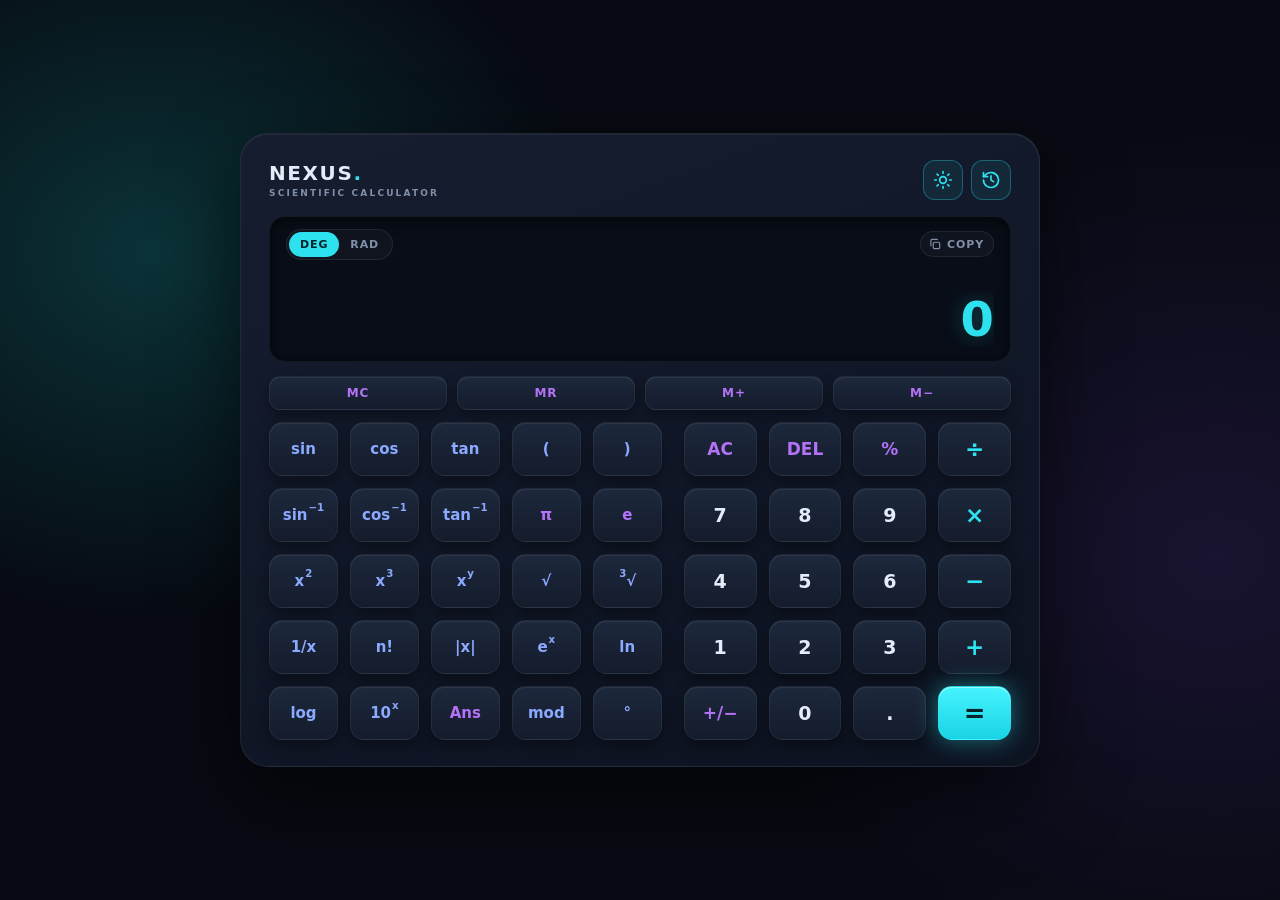
<file: index.html>
<!DOCTYPE html>
<html lang="en" data-theme="dark">
<head>
  <meta charset="UTF-8">
  <meta name="viewport" content="width=device-width, initial-scale=1, viewport-fit=cover">
  <meta name="theme-color" content="#0d1321">
  <title>NEXUS Scientific Calculator</title>

  <!-- Apply the saved theme BEFORE the page is drawn (prevents a dark/light flash) -->
  <script>
    try {
      var savedTheme = JSON.parse(localStorage.getItem('nexus.theme'));
      if (savedTheme === 'light' || savedTheme === 'dark') {
        document.documentElement.setAttribute('data-theme', savedTheme);
      }
    } catch (e) { /* storage not available: keep the dark default */ }
  </script>

  <link rel="stylesheet" href="style.css">
</head>
<body>
  <main class="stage">
    <div class="calc" id="calc">

      <!-- ===== HEADER: brand + theme / scientific / history buttons ===== -->
      <header class="top">
        <div class="brand">
          <h1>NEXUS<span>.</span></h1>
          <p>Scientific Calculator</p>
        </div>
        <div class="tools">
          <button type="button" class="icon-btn" id="themeBtn" aria-label="Switch to light theme" title="Theme">
            <svg class="i-sun" viewBox="0 0 24 24" aria-hidden="true"><circle cx="12" cy="12" r="4"/><path d="M12 2v2M12 20v2M4.9 4.9l1.4 1.4M17.7 17.7l1.4 1.4M2 12h2M20 12h2M4.9 19.1l1.4-1.4M17.7 6.3l1.4-1.4"/></svg>
            <svg class="i-moon" viewBox="0 0 24 24" aria-hidden="true"><path d="M21 12.8A9 9 0 1 1 11.2 3a7 7 0 0 0 9.8 9.8z"/></svg>
          </button>
          <button type="button" class="icon-btn sci-toggle" id="sciBtn" aria-label="Show scientific keys" aria-expanded="false" aria-controls="sciKeys" title="Scientific keys">
            <span aria-hidden="true">ƒx</span>
          </button>
          <button type="button" class="icon-btn" id="historyBtn" aria-label="Open history" title="History (H)">
            <svg viewBox="0 0 24 24" aria-hidden="true"><path d="M3 12a9 9 0 1 0 3-6.7L3 8"/><path d="M3 3v5h5"/><path d="M12 7v5l3 2"/></svg>
          </button>
        </div>
      </header>

      <!-- ===== DISPLAY ===== -->
      <section class="screen" id="screen" aria-label="Display">
        <div class="screen-top">
          <div class="seg" role="group" aria-label="Angle mode">
            <button type="button" data-angle="DEG" aria-pressed="true">DEG</button>
            <button type="button" data-angle="RAD" aria-pressed="false">RAD</button>
          </div>
          <span class="mem-badge" id="memBadge" hidden>M</span>
          <button type="button" class="copy-btn" id="copyBtn" aria-label="Copy result">
            <svg viewBox="0 0 24 24" aria-hidden="true"><rect x="9" y="9" width="11" height="11" rx="2"/><path d="M5 15V6a2 2 0 0 1 2-2h9"/></svg>
            <span>COPY</span>
          </button>
        </div>
        <div class="sub" id="sub" role="status"></div>
        <div class="main" id="main">0</div>
      </section>

      <!-- ===== MEMORY KEYS ===== -->
      <section class="mem" aria-label="Memory">
        <button type="button" class="key mini" data-action="mc" aria-label="Memory clear">MC</button>
        <button type="button" class="key mini" data-action="mr" aria-label="Memory recall">MR</button>
        <button type="button" class="key mini" data-action="mplus" aria-label="Memory add">M+</button>
        <button type="button" class="key mini" data-action="mminus" aria-label="Memory subtract">M−</button>
      </section>

      <div class="body">

        <!-- ===== SCIENTIFIC KEYS (5 columns) ===== -->
        <section class="sci" id="sciKeys" aria-label="Scientific functions">
          <button type="button" class="key fn" data-insert="sin(">sin</button>
          <button type="button" class="key fn" data-insert="cos(">cos</button>
          <button type="button" class="key fn" data-insert="tan(">tan</button>
          <button type="button" class="key fn" data-insert="(" aria-label="Open bracket">(</button>
          <button type="button" class="key fn" data-insert=")" aria-label="Close bracket">)</button>

          <button type="button" class="key fn" data-insert="asin(" aria-label="Inverse sine">sin<sup>−1</sup></button>
          <button type="button" class="key fn" data-insert="acos(" aria-label="Inverse cosine">cos<sup>−1</sup></button>
          <button type="button" class="key fn" data-insert="atan(" aria-label="Inverse tangent">tan<sup>−1</sup></button>
          <button type="button" class="key fn const" data-insert="π" aria-label="Pi">π</button>
          <button type="button" class="key fn const" data-insert="e" aria-label="Euler's number">e</button>

          <button type="button" class="key fn" data-post="²" aria-label="Square">x<sup>2</sup></button>
          <button type="button" class="key fn" data-post="³" aria-label="Cube">x<sup>3</sup></button>
          <button type="button" class="key fn" data-op="^" aria-label="Power">x<sup>y</sup></button>
          <button type="button" class="key fn" data-insert="√(" aria-label="Square root">√</button>
          <button type="button" class="key fn" data-insert="∛(" aria-label="Cube root"><sup>3</sup>√</button>

          <button type="button" class="key fn" data-insert="recip(" aria-label="Reciprocal">1/x</button>
          <button type="button" class="key fn" data-post="!" aria-label="Factorial">n!</button>
          <button type="button" class="key fn" data-insert="abs(" aria-label="Absolute value">|x|</button>
          <button type="button" class="key fn" data-insert="exp(" aria-label="e to the power x">e<sup>x</sup></button>
          <button type="button" class="key fn" data-insert="ln(" aria-label="Natural logarithm">ln</button>

          <button type="button" class="key fn" data-insert="log(" aria-label="Logarithm base 10">log</button>
          <button type="button" class="key fn" data-insert="10^(" aria-label="10 to the power x">10<sup>x</sup></button>
          <button type="button" class="key fn const" data-insert="Ans" aria-label="Previous answer">Ans</button>
          <button type="button" class="key fn" data-action="mod" aria-label="Modulo">mod</button>
          <button type="button" class="key fn" data-post="°" aria-label="Degree sign">°</button>
        </section>

        <!-- ===== MAIN KEYPAD (4 columns) ===== -->
        <section class="keys" aria-label="Keypad">
          <button type="button" class="key utility" data-action="clear" aria-label="All clear">AC</button>
          <button type="button" class="key utility" data-action="delete" aria-label="Delete last">DEL</button>
          <button type="button" class="key utility" data-post="%" aria-label="Percent">%</button>
          <button type="button" class="key operator" data-op="÷" aria-label="Divide">÷</button>

          <button type="button" class="key" data-digit="7">7</button>
          <button type="button" class="key" data-digit="8">8</button>
          <button type="button" class="key" data-digit="9">9</button>
          <button type="button" class="key operator" data-op="×" aria-label="Multiply">×</button>

          <button type="button" class="key" data-digit="4">4</button>
          <button type="button" class="key" data-digit="5">5</button>
          <button type="button" class="key" data-digit="6">6</button>
          <button type="button" class="key operator" data-op="−" aria-label="Subtract">−</button>

          <button type="button" class="key" data-digit="1">1</button>
          <button type="button" class="key" data-digit="2">2</button>
          <button type="button" class="key" data-digit="3">3</button>
          <button type="button" class="key operator" data-op="+" aria-label="Add">+</button>

          <button type="button" class="key utility" data-action="sign" aria-label="Change sign">+/−</button>
          <button type="button" class="key" data-digit="0">0</button>
          <button type="button" class="key" data-action="decimal" aria-label="Decimal point">.</button>
          <button type="button" class="key equals" data-action="calculate" aria-label="Equals">=</button>
        </section>
      </div>

      <!-- ===== HISTORY PANEL (slides over the calculator) ===== -->
      <aside class="history" id="history" aria-label="Calculation history" aria-hidden="true" inert>
        <div class="history-head">
          <h2>History</h2>
          <button type="button" class="close-btn" id="historyClose" aria-label="Close history">
            <svg viewBox="0 0 24 24" aria-hidden="true"><path d="M6 6l12 12M18 6L6 18"/></svg>
          </button>
        </div>
        <div class="history-list" id="historyList"></div>
        <button type="button" class="clear-history" id="historyClear">Clear history</button>
      </aside>

      <div class="toast" id="toast" role="status" aria-live="polite"></div>
    </div>
  </main>

  <script src="engine.js"></script>
  <script src="script.js"></script>
</body>
</html>
</file>
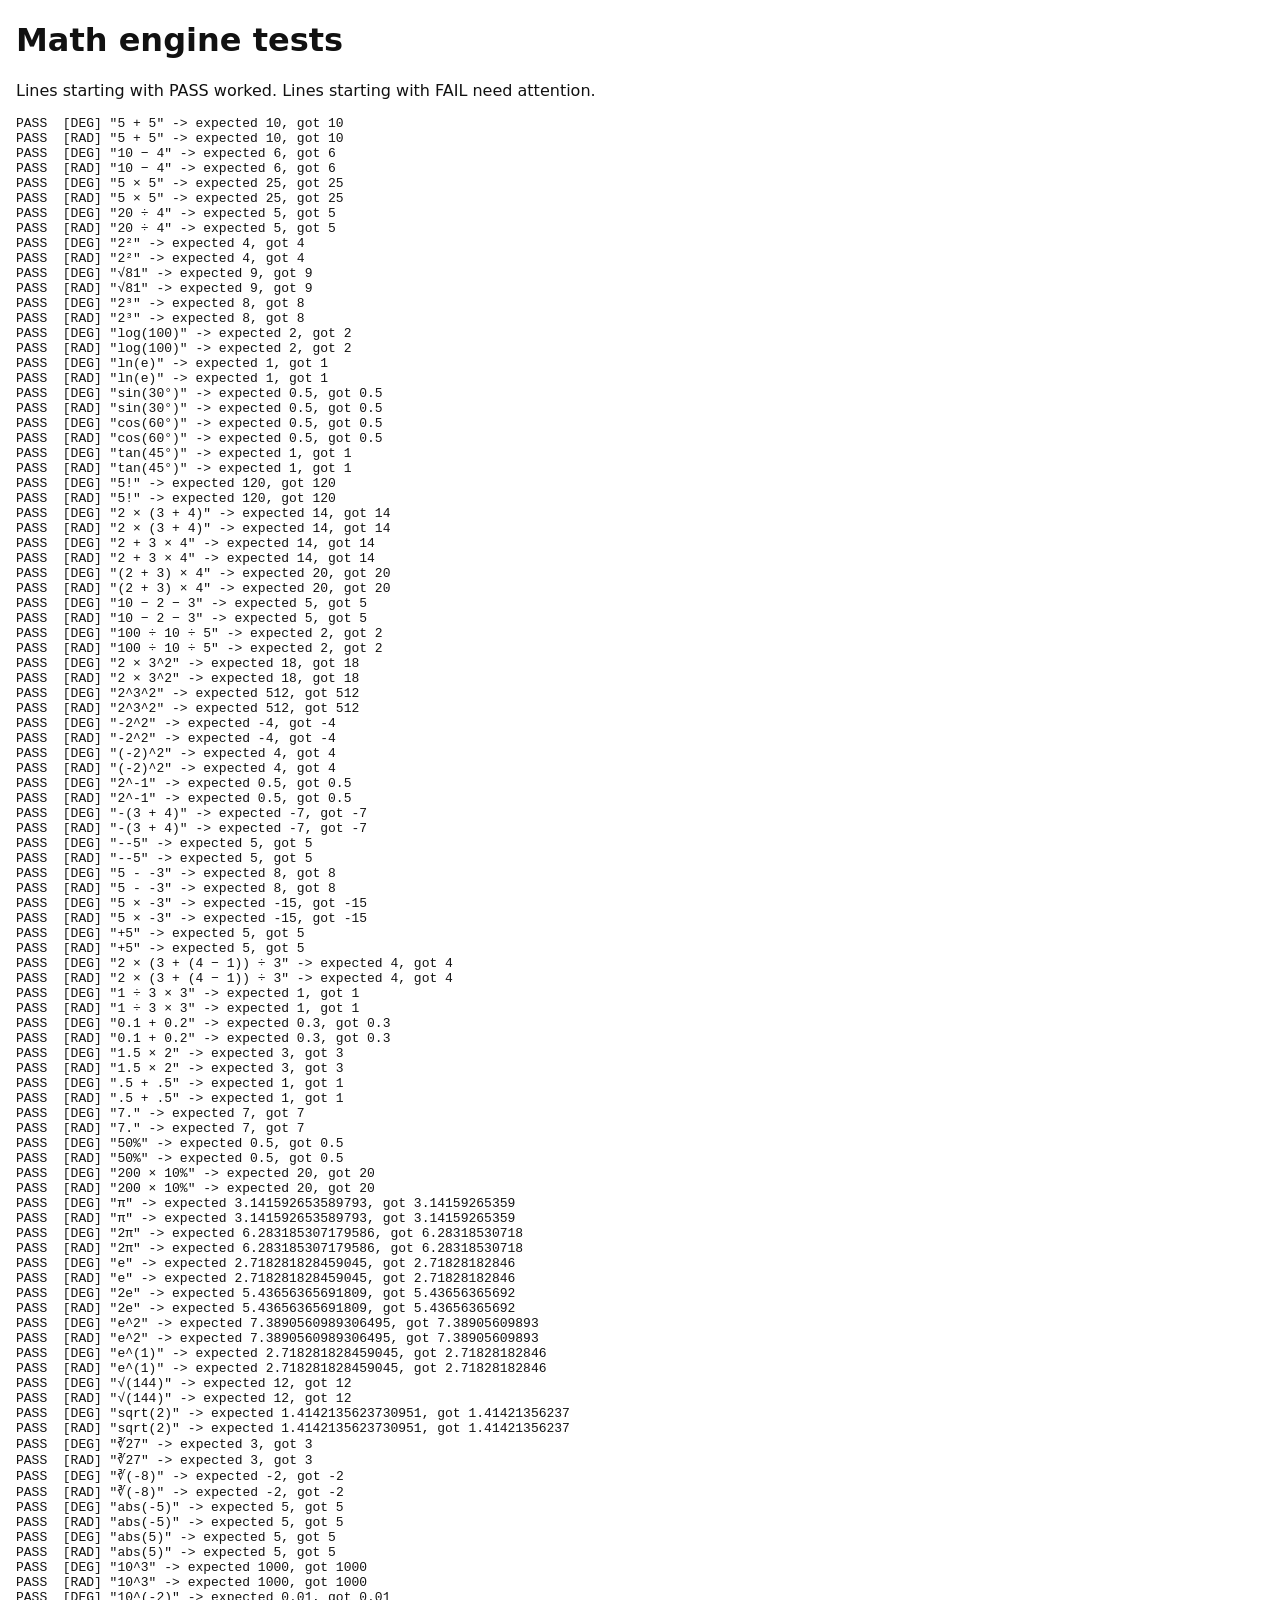
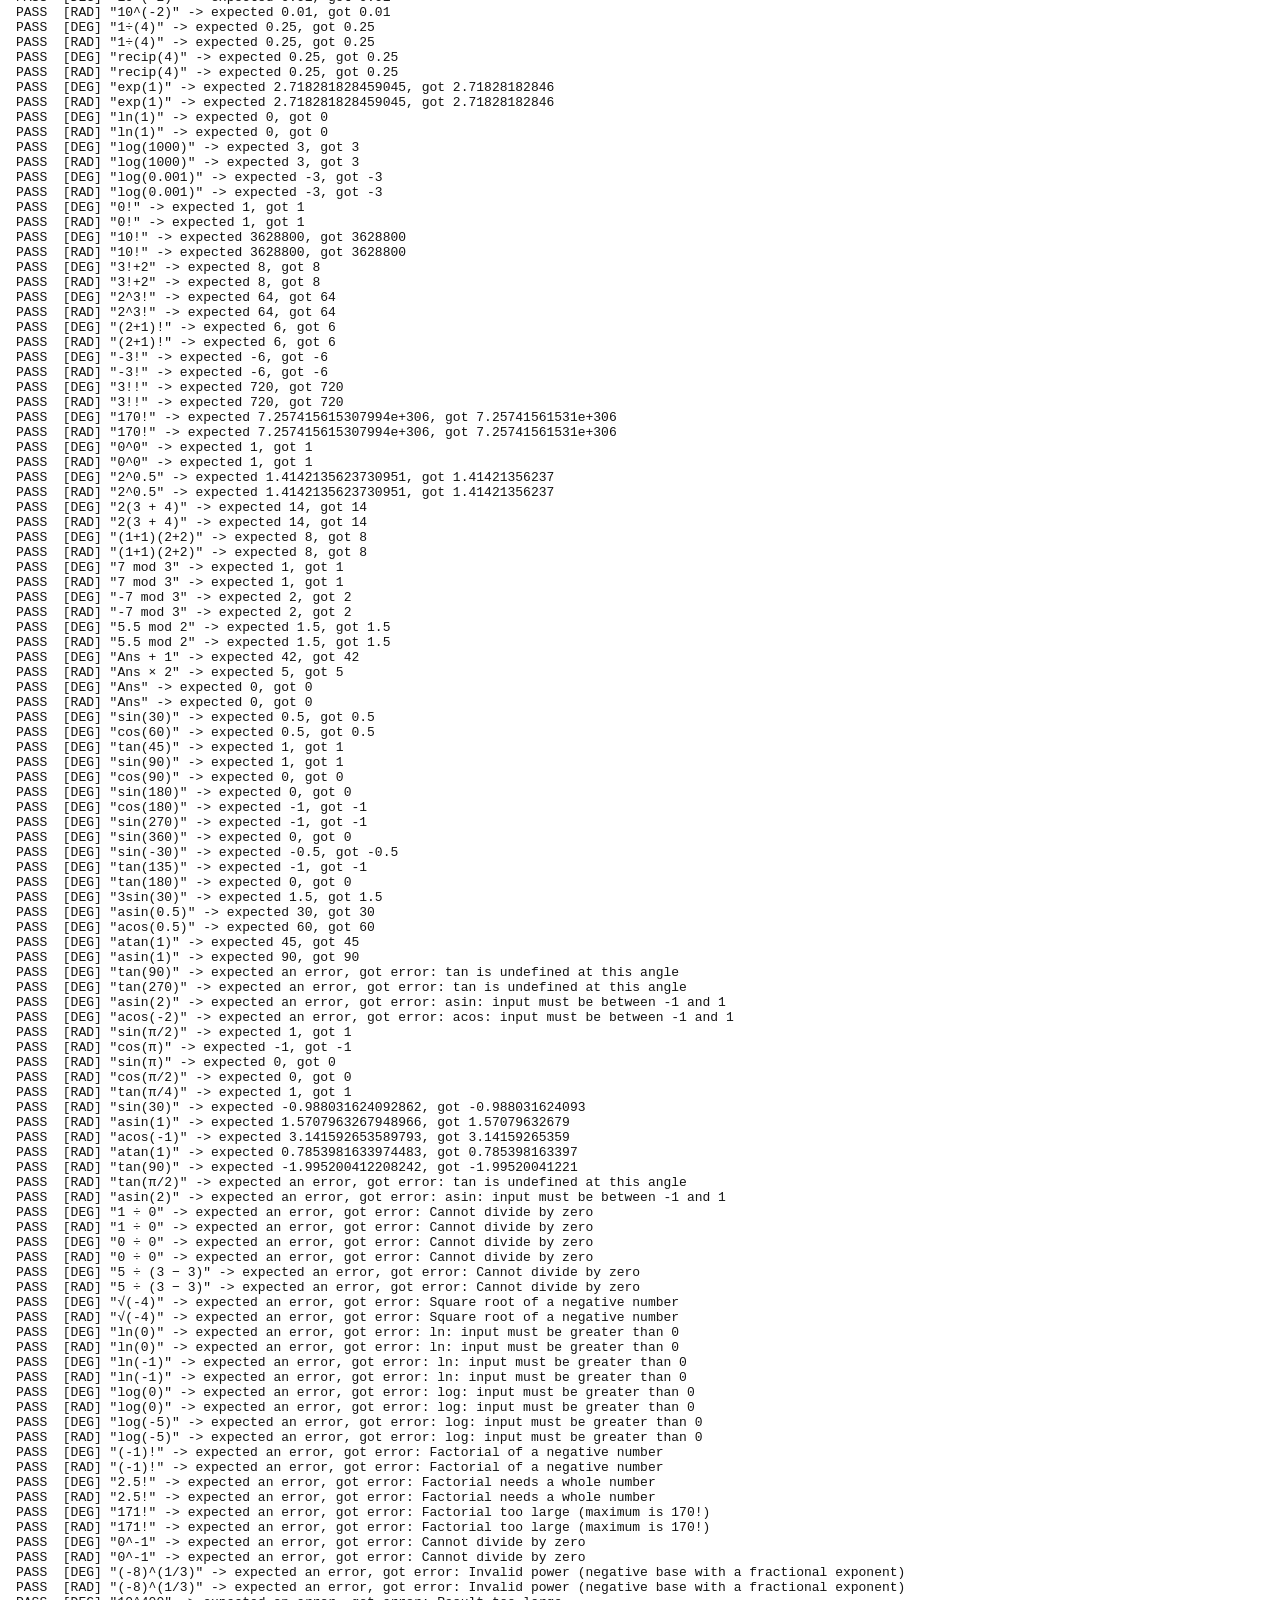
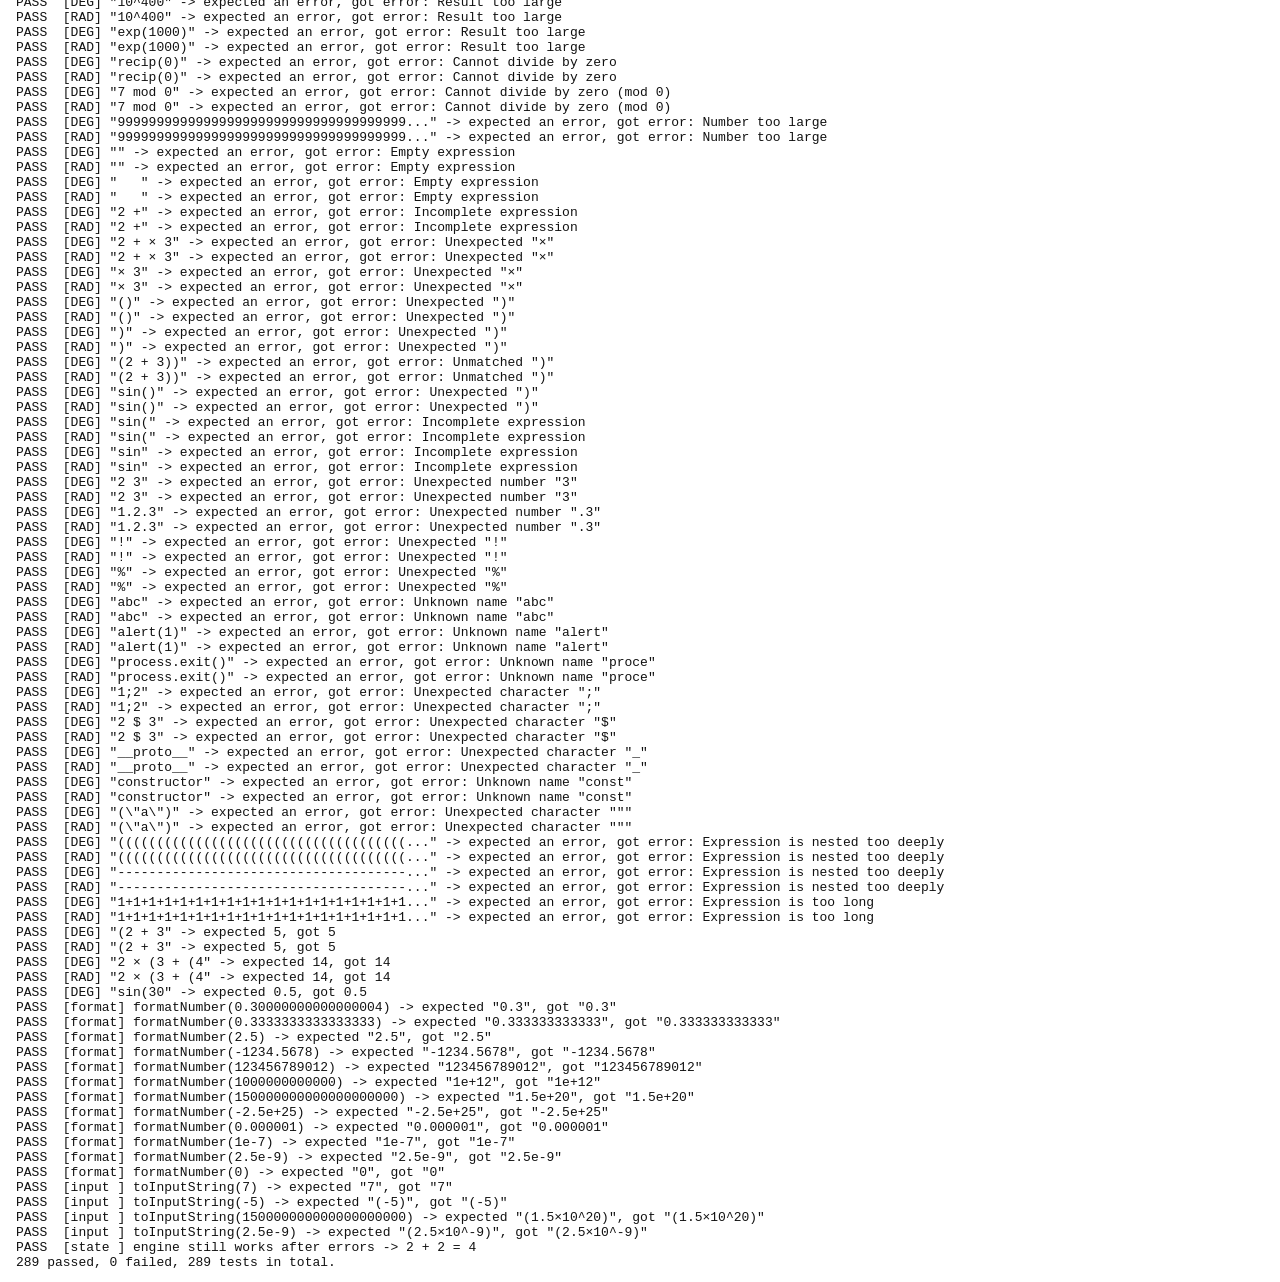
<file: tests.html>
<!DOCTYPE html>
<html lang="en">
<head>
  <meta charset="UTF-8">
  <meta name="viewport" content="width=device-width, initial-scale=1">
  <title>Calculator tests</title>
  <style>
    body { font-family: system-ui, sans-serif; margin: 16px; background: #fff; color: #111; }
    pre  { font-family: ui-monospace, Consolas, monospace; font-size: 13px; white-space: pre-wrap; }
  </style>
</head>
<body>
  <h1>Math engine tests</h1>
  <p>Lines starting with PASS worked. Lines starting with FAIL need attention.</p>
  <pre id="out">Running...</pre>
  <script src="engine.js"></script>
  <script src="tests.js"></script>
</body>
</html>
</file>
<file: style.css>
/*
 * style.css - the LOOK of the calculator
 * ---------------------------------------------------------------------------
 * 1. Colours live in variables at the top (:root). Change them there and the
 *    whole calculator changes colour.
 * 2. [data-theme="light"] holds the light-theme colours.
 * 3. The rest is layout: header, display, keys, history panel.
 * 4. @media blocks at the bottom make it work on phones, tablets and desktop.
 */

/* ============ 1. COLOURS (dark theme = default) ============ */
:root {
  color-scheme: dark;
  --bg: #070a12;
  --glow-a: rgba(22, 196, 190, .22);      /* teal glow, left */
  --glow-b: rgba(124, 72, 220, .15);      /* purple glow, right */

  --card-a: #151d2f;
  --card-b: #0d1321;
  --card-edge: rgba(255, 255, 255, .07);
  --card-shadow: 0 30px 80px rgba(0, 0, 0, .55);

  --screen: #080d17;
  --screen-edge: rgba(255, 255, 255, .05);
  --screen-inset: inset 0 3px 14px rgba(0, 0, 0, .65);

  --key-a: #1d283c;
  --key-b: #141c2c;
  --key-edge: rgba(255, 255, 255, .06);
  --key-shadow: 0 6px 14px rgba(0, 0, 0, .38);
  --key-hi: rgba(255, 255, 255, .06);

  --text: #e4ecf9;
  --muted: #8190a8;
  --line: rgba(255, 255, 255, .08);

  --accent: #2de2ee;                      /* cyan: operators, result, equals */
  --on-accent: #032229;
  --accent-soft: rgba(45, 226, 238, .08);
  --accent-edge: rgba(45, 226, 238, .32);
  --violet: #b472f7;                      /* purple: AC, DEL, %, +/-, memory */
  --fn: #8aa9ff;                          /* blue: scientific functions */
  --danger: #ff7088;

  --eq-a: #46f3fe;
  --eq-b: #19d3e4;
  --eq-ink: #032229;
  --eq-glow: 0 0 24px rgba(45, 226, 238, .45);
  --chip-bg: rgba(255, 255, 255, .03);
}

/* ============ 2. LIGHT THEME ============ */
:root[data-theme="light"] {
  color-scheme: light;
  --bg: #e6edf7;
  --glow-a: rgba(22, 196, 190, .25);
  --glow-b: rgba(150, 100, 240, .18);

  --card-a: #fbfdff;
  --card-b: #eaf0f9;
  --card-edge: rgba(20, 30, 60, .09);
  --card-shadow: 0 30px 70px rgba(40, 60, 100, .22);

  --screen: #dfe8f4;
  --screen-edge: rgba(20, 30, 60, .07);
  --screen-inset: inset 0 3px 10px rgba(40, 60, 100, .16);

  --key-a: #ffffff;
  --key-b: #eef3fa;
  --key-edge: rgba(20, 30, 60, .08);
  --key-shadow: 0 5px 12px rgba(40, 60, 100, .16);
  --key-hi: rgba(255, 255, 255, .9);

  --text: #1b2438;
  --muted: #56647d;
  --line: rgba(20, 30, 60, .1);

  --accent: #08808f;
  --on-accent: #ffffff;
  --accent-soft: rgba(8, 128, 143, .08);
  --accent-edge: rgba(8, 128, 143, .38);
  --violet: #7a35c9;
  --fn: #3552cf;
  --danger: #c92448;

  --eq-a: #35dceb;
  --eq-b: #12b6c9;
  --eq-ink: #022a31;
  --eq-glow: 0 6px 18px rgba(18, 182, 201, .4);
  --chip-bg: rgba(20, 30, 60, .04);
}

/* ============ 3. BASE ============ */
* { box-sizing: border-box; margin: 0; padding: 0; }

html { -webkit-text-size-adjust: 100%; }

body {
  min-height: 100vh;
  min-height: 100dvh;
  font-family: Inter, "Segoe UI", Roboto, system-ui, -apple-system, "Helvetica Neue", Arial, sans-serif;
  color: var(--text);
  background-color: var(--bg);
  background-image:
    radial-gradient(620px 520px at 12% 28%, var(--glow-a), transparent 70%),
    radial-gradient(720px 620px at 95% 62%, var(--glow-b), transparent 70%);
  background-attachment: fixed;
}

button { font-family: inherit; color: inherit; }
button:focus-visible {
  outline: 2px solid var(--accent);
  outline-offset: 2px;
}

.stage {
  min-height: 100vh;
  min-height: 100dvh;
  display: grid;
  place-items: center;
  padding: 16px;
}

/* ============ 4. THE CALCULATOR CARD ============ */
.calc {
  position: relative;
  width: min(100%, 420px);
  padding: 22px 20px 20px;
  border-radius: 28px;
  background: linear-gradient(160deg, var(--card-a), var(--card-b));
  border: 1px solid var(--card-edge);
  box-shadow: var(--card-shadow), inset 0 1px 0 var(--key-hi);
  overflow: hidden;
}

/* ---- header ---- */
.top {
  display: flex;
  align-items: center;
  justify-content: space-between;
  gap: 12px;
}
.brand h1 {
  font-size: 20px;
  font-weight: 800;
  letter-spacing: .08em;
  line-height: 1.1;
}
.brand h1 span { color: var(--accent); }
.brand p {
  margin-top: 4px;
  font-size: 9px;
  font-weight: 700;
  letter-spacing: .24em;
  text-transform: uppercase;
  color: var(--muted);
}
.tools { display: flex; gap: 8px; }

.icon-btn {
  width: 40px;
  height: 40px;
  display: grid;
  place-items: center;
  border-radius: 12px;
  border: 1px solid var(--accent-edge);
  background: var(--accent-soft);
  color: var(--accent);
  cursor: pointer;
  font-size: 15px;
  font-weight: 700;
  touch-action: manipulation;
  -webkit-tap-highlight-color: transparent;
  transition: background .15s, transform .08s;
}
.icon-btn:hover { background: color-mix(in srgb, var(--accent) 18%, transparent); }
.icon-btn:active { transform: scale(.94); }
.icon-btn svg,
.copy-btn svg,
.close-btn svg {
  width: 20px;
  height: 20px;
  fill: none;
  stroke: currentColor;
  stroke-width: 2;
  stroke-linecap: round;
  stroke-linejoin: round;
}
/* theme button shows the icon of the theme you would switch TO */
:root[data-theme="dark"] .i-moon,
:root[data-theme="light"] .i-sun { display: none; }

/* ---- display ---- */
.screen {
  margin-top: 16px;
  padding: 12px 16px 14px;
  border-radius: 16px;
  background: var(--screen);
  border: 1px solid var(--screen-edge);
  box-shadow: var(--screen-inset);
  min-height: 128px;
  display: flex;
  flex-direction: column;
}
.screen.shake { animation: shake .35s; }

.screen-top {
  display: flex;
  align-items: center;
  gap: 8px;
}
.seg {
  display: inline-flex;
  padding: 2px;
  border-radius: 999px;
  border: 1px solid var(--line);
  background: var(--chip-bg);
}
.seg button {
  border: 0;
  background: transparent;
  color: var(--muted);
  font-size: 11px;
  font-weight: 800;
  letter-spacing: .08em;
  line-height: 1;
  padding: 7px 11px;
  border-radius: 999px;
  cursor: pointer;
  touch-action: manipulation;
}
.seg button[aria-pressed="true"] {
  background: var(--accent);
  color: var(--on-accent);
}
.mem-badge {
  font-size: 11px;
  font-weight: 800;
  line-height: 1;
  padding: 6px 9px;
  border-radius: 999px;
  color: var(--violet);
  border: 1px solid color-mix(in srgb, var(--violet) 45%, transparent);
  background: color-mix(in srgb, var(--violet) 12%, transparent);
}
.mem-badge[hidden] { display: none; }

.copy-btn {
  margin-left: auto;
  display: inline-flex;
  align-items: center;
  gap: 5px;
  border: 1px solid var(--line);
  background: var(--chip-bg);
  color: var(--muted);
  font-size: 11px;
  font-weight: 800;
  letter-spacing: .08em;
  padding: 5px 9px 5px 7px;
  border-radius: 999px;
  cursor: pointer;
  touch-action: manipulation;
}
.copy-btn svg { width: 14px; height: 14px; }
.copy-btn:hover { color: var(--accent); border-color: var(--accent-edge); }

.sub {
  min-height: 22px;
  margin-top: 10px;
  text-align: right;
  font-size: 14px;
  color: var(--muted);
  white-space: nowrap;
  overflow: hidden;
  text-overflow: ellipsis;
  font-variant-numeric: tabular-nums;
}
.sub.error { color: var(--danger); font-weight: 600; }

.main {
  margin-top: auto;
  text-align: right;
  font-size: 42px;
  font-weight: 700;
  line-height: 1.15;
  color: var(--accent);
  white-space: nowrap;
  overflow-x: auto;
  overflow-y: hidden;
  scrollbar-width: none;
  font-variant-numeric: tabular-nums;
  text-shadow: 0 0 22px color-mix(in srgb, var(--accent) 28%, transparent);
}
.main::-webkit-scrollbar { display: none; }

/* ---- memory row ---- */
.mem {
  margin-top: 14px;
  display: grid;
  grid-template-columns: repeat(4, 1fr);
  gap: 10px;
}

/* ---- keys ---- */
.body {
  margin-top: 12px;
  display: grid;
  gap: 14px;
}
.keys {
  --kh: 52px;
  display: grid;
  grid-template-columns: repeat(4, 1fr);
  grid-auto-rows: var(--kh);
  gap: 12px;
}
.sci {
  --kh: 44px;
  display: none;
  grid-template-columns: repeat(5, 1fr);
  grid-auto-rows: var(--kh);
  gap: 8px;
}
.calc.show-sci .sci { display: grid; }

.key {
  height: var(--kh, 52px);
  min-width: 0;
  border-radius: 14px;
  border: 1px solid var(--key-edge);
  background: linear-gradient(180deg, var(--key-a), var(--key-b));
  box-shadow: var(--key-shadow), inset 0 1px 0 var(--key-hi);
  color: var(--text);
  font-size: 19px;
  font-weight: 600;
  cursor: pointer;
  user-select: none;
  -webkit-user-select: none;
  touch-action: manipulation;
  -webkit-tap-highlight-color: transparent;
  transition: transform .08s, filter .15s, box-shadow .15s;
}
.key:hover { filter: brightness(1.14); }
.key:active,
.key.pressed {
  transform: translateY(2px) scale(.975);
  box-shadow: 0 2px 5px rgba(0, 0, 0, .3), inset 0 1px 0 var(--key-hi);
  filter: brightness(1.2);
}
.key sup {
  font-size: .68em;
  line-height: 0;
  position: relative;
  top: -.3em;
  margin-left: 1px;
}

.key.operator { color: var(--accent); font-size: 23px; }
.key.utility  { color: var(--violet); font-size: 17px; }
.key.fn       { color: var(--fn); font-size: 15px; }
.key.fn.const { color: var(--violet); }
.key.mini {
  --kh: 34px;
  font-size: 12px;
  font-weight: 700;
  letter-spacing: .08em;
  color: var(--violet);
  border-radius: 11px;
}
.key.equals {
  background: linear-gradient(180deg, var(--eq-a), var(--eq-b));
  color: var(--eq-ink);
  font-size: 26px;
  font-weight: 800;
  border-color: transparent;
  box-shadow: var(--eq-glow), inset 0 1px 0 rgba(255, 255, 255, .45);
}

/* ---- history panel ---- */
.history {
  position: absolute;
  inset: 0;
  z-index: 5;
  display: flex;
  flex-direction: column;
  padding: 22px 22px 18px;
  background: linear-gradient(160deg, var(--card-a), var(--card-b));
  opacity: 0;
  visibility: hidden;
  transform: translateY(14px);
  transition: opacity .2s ease, transform .2s ease, visibility 0s linear .2s;
}
.history.open {
  opacity: 1;
  visibility: visible;
  transform: none;
  transition-delay: 0s;
}
.history-head {
  display: flex;
  align-items: center;
  justify-content: space-between;
  padding-bottom: 14px;
  border-bottom: 1px solid var(--line);
}
.history-head h2 {
  font-size: 18px;
  font-weight: 700;
  color: var(--accent);
}
.close-btn {
  width: 36px;
  height: 36px;
  display: grid;
  place-items: center;
  border: 0;
  border-radius: 10px;
  background: transparent;
  color: var(--text);
  cursor: pointer;
}
.close-btn:hover { background: var(--accent-soft); }
.history-list {
  flex: 1;
  overflow-y: auto;
  margin-top: 4px;
}
.h-item {
  display: block;
  width: 100%;
  text-align: left;
  padding: 14px 6px;
  border: 0;
  border-bottom: 1px solid var(--line);
  background: transparent;
  cursor: pointer;
  border-radius: 6px;
}
.h-item:hover { background: var(--accent-soft); }
.h-expr {
  display: block;
  font-size: 12px;
  color: var(--muted);
  overflow-wrap: anywhere;
}
.h-res {
  display: block;
  margin-top: 4px;
  font-size: 19px;
  font-weight: 700;
  color: var(--accent);
  overflow-wrap: anywhere;
}
.history-empty {
  padding: 40px 10px;
  text-align: center;
  color: var(--muted);
  font-size: 14px;
}
.clear-history {
  margin-top: 12px;
  align-self: stretch;
  padding: 12px;
  border-radius: 12px;
  border: 1px solid color-mix(in srgb, var(--danger) 45%, transparent);
  background: color-mix(in srgb, var(--danger) 8%, transparent);
  color: var(--danger);
  font-size: 13px;
  font-weight: 700;
  letter-spacing: .04em;
  cursor: pointer;
}

/* ---- toast (small message at the bottom) ---- */
.toast {
  position: absolute;
  left: 50%;
  bottom: 16px;
  z-index: 10;
  transform: translate(-50%, 10px);
  max-width: 86%;
  padding: 9px 16px;
  border-radius: 999px;
  background: var(--accent);
  color: var(--on-accent);
  font-size: 13px;
  font-weight: 700;
  white-space: nowrap;
  overflow: hidden;
  text-overflow: ellipsis;
  opacity: 0;
  pointer-events: none;
  transition: opacity .18s, transform .18s;
}
.toast.show { opacity: 1; transform: translate(-50%, 0); }

@keyframes shake {
  0%, 100% { transform: translateX(0); }
  20% { transform: translateX(-6px); }
  40% { transform: translateX(6px); }
  60% { transform: translateX(-4px); }
  80% { transform: translateX(3px); }
}

/* ============ 5. RESPONSIVE ============ */

/* small phones */
@media (max-width: 380px) {
  .stage { padding: 10px; }
  .calc { padding: 18px 14px 16px; border-radius: 24px; }
  .keys { gap: 10px; --kh: 48px; }
  .sci { gap: 6px; --kh: 42px; }
  .mem { gap: 8px; }
  .main { font-size: 36px; }
  .key.fn { font-size: 14px; }
}

/* tablets and desktop: scientific keys sit LEFT of the keypad, always visible */
@media (min-width: 760px) {
  .calc { width: min(100%, 800px); padding: 26px 28px 26px; }
  .body {
    grid-template-columns: 1.2fr 1fr;
    gap: 22px;
    align-items: start;
  }
  .sci,
  .calc.show-sci .sci {
    display: grid;
    --kh: 54px;
    gap: 12px;
  }
  .keys { --kh: 54px; }
  .sci-toggle { display: none; }
  .main { font-size: 48px; }
  .screen { min-height: 140px; }
}

/* short landscape phones: make the card tighter */
@media (max-height: 520px) and (orientation: landscape) {
  .stage { place-items: start center; }
}

@media (prefers-reduced-motion: reduce) {
  * { transition: none !important; animation: none !important; }
}
</file>
